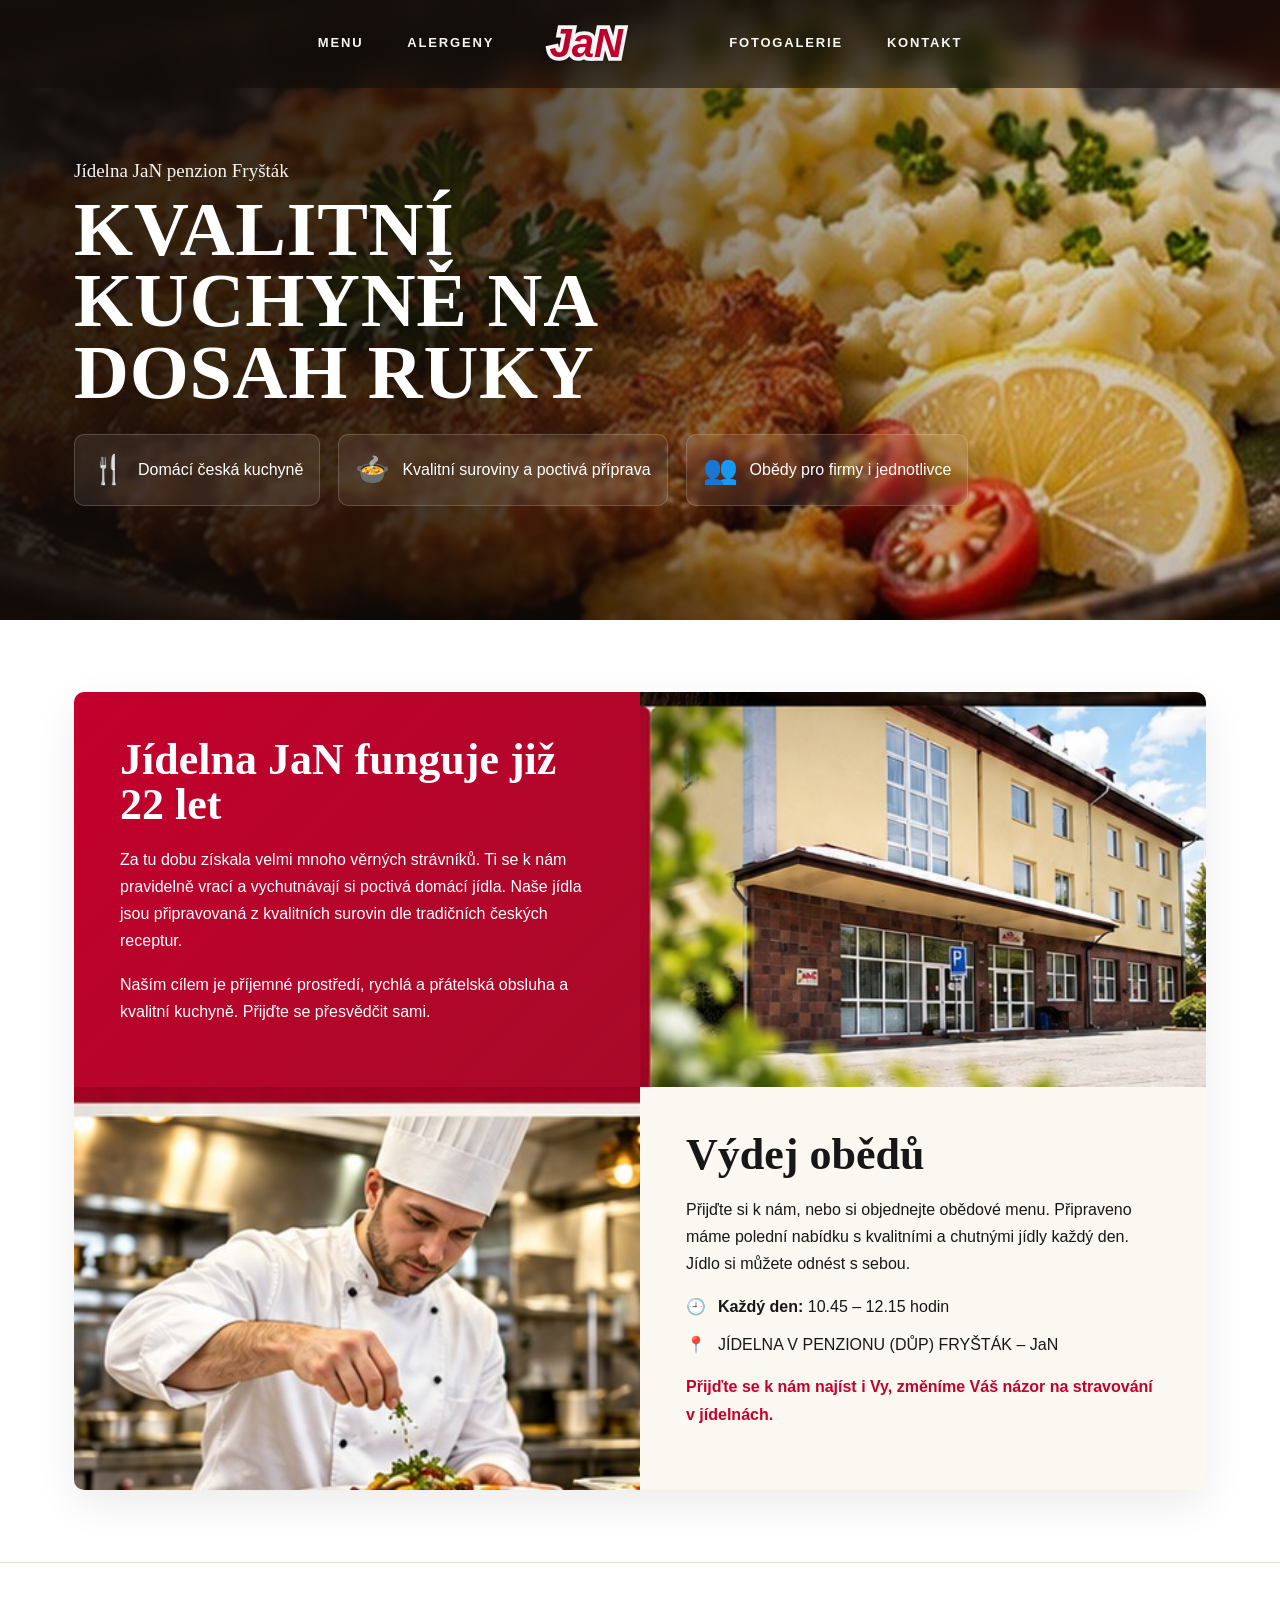
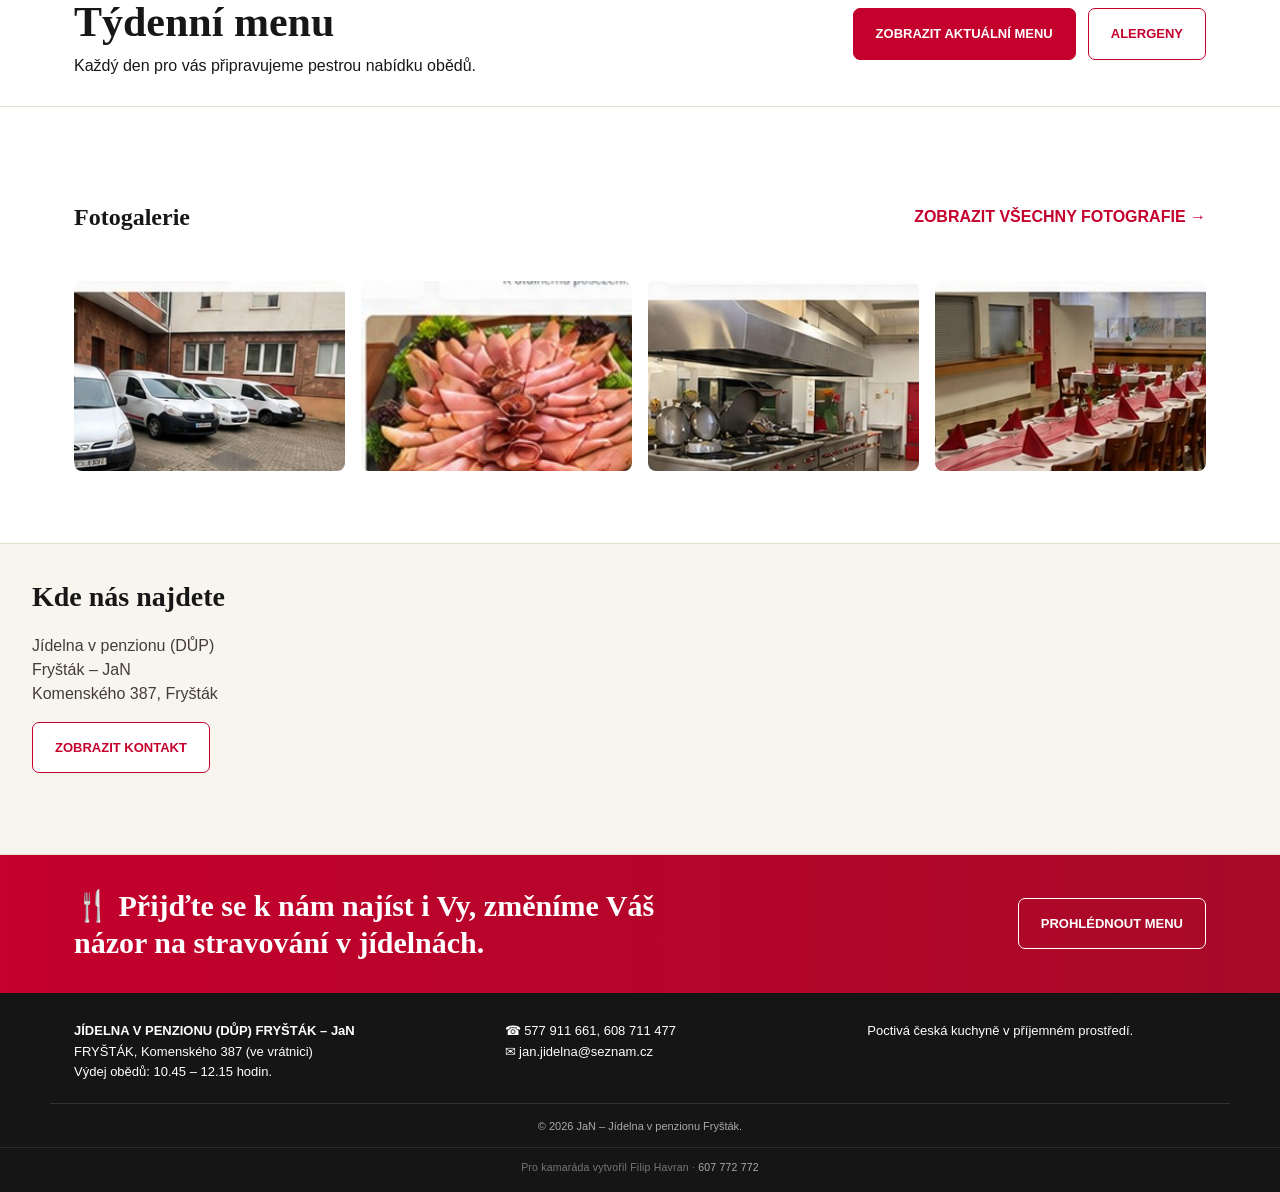
<file: index.html>
<!doctype html><html lang="cs"><head><meta charset="utf-8"><meta name="viewport" content="width=device-width,initial-scale=1"><title>Jídelna JaN Fryšták – kvalitní česká kuchyně</title><link rel="stylesheet" href="style.css"></head><body>
<header class="top"><nav class="nav wrap"><a href="menu.html">MENU</a><a href="alergeny.html">ALERGENY</a><a class="brand" href="index.html" aria-label="JaN – domů"><img src="logo-jan-original.svg" alt="JaN"></a><a href="gallery.html">FOTOGALERIE</a><a href="kontakt.html">KONTAKT</a></nav></header>
<section class="hero"><img class="bg" src="hero-clean.jpg" alt="Poctivá česká kuchyně"><div class="wrap"><div class="eyebrow">Jídelna JaN penzion Fryšták</div><h1>Kvalitní kuchyně na dosah ruky</h1><div class="benefits"><div class="benefit"><span class="ico">🍴</span><span>Domácí česká kuchyně</span></div><div class="benefit"><span class="ico">🍲</span><span>Kvalitní suroviny a poctivá příprava</span></div><div class="benefit"><span class="ico">👥</span><span>Obědy pro firmy i jednotlivce</span></div></div></div></section>
<section class="section"><div class="wrap"><div class="split"><div class="redbox"><h2>Jídelna JaN funguje již 22 let</h2><p>Za tu dobu získala velmi mnoho věrných strávníků. Ti se k nám pravidelně vrací a vychutnávají si poctivá domácí jídla. Naše jídla jsou připravovaná z kvalitních surovin dle tradičních českých receptur.</p><p>Naším cílem je příjemné prostředí, rychlá a přátelská obsluha a kvalitní kuchyně. Přijďte se přesvědčit sami.</p></div><img class="photo" src="building.jpg" alt="Jídelna JaN Fryšták"><img class="photo" src="chef.jpg" alt="Kuchař při přípravě jídla"><div class="lightbox"><h2>Výdej obědů</h2><p>Přijďte si k nám, nebo si objednejte obědové menu. Připraveno máme polední nabídku s kvalitními a chutnými jídly každý den. Jídlo si můžete odnést s sebou.</p><div class="meta"><div class="meta-row"><span>🕘</span><div><b>Každý den:</b> 10.45 – 12.15 hodin</div></div><div class="meta-row"><span>📍</span><div>JÍDELNA V PENZIONU (DŮP) FRYŠTÁK – JaN</div></div></div><p class="accent">Přijďte se k nám najíst i Vy, změníme Váš názor na stravování v jídelnách.</p></div></div></div></section>
<section class="bar"><div class="wrap barflex"><div><h2>Týdenní menu</h2><div>Každý den pro vás připravujeme pestrou nabídku obědů.</div></div><div class="buttons"><a class="btn primary" href="menu.html">Zobrazit aktuální menu</a><a class="btn" href="alergeny.html">Alergeny</a></div></div></section>
<section class="section"><div class="wrap"><div class="barflex"><h2>Fotogalerie</h2><a class="accent" href="gallery.html">ZOBRAZIT VŠECHNY FOTOGRAFIE →</a></div><div class="gallery-row"><img src="dining.jpg" alt="Jídelna"><img src="platter.jpg" alt="Studená mísa"><img src="kitchen.jpg" alt="Kuchyně"><img src="dining3.jpg" alt="Prostřené stoly"></div></div></section>
<section class="location"><div class="loc-copy"><h3>Kde nás najdete</h3><p>Jídelna v penzionu (DŮP)<br>Fryšták – JaN<br>Komenského 387, Fryšták</p><a class="btn" href="kontakt.html">Zobrazit kontakt</a></div><iframe class="map-embed" title="Mapa Jídelna JaN Fryšták" loading="lazy" src="https://www.google.com/maps?q=Komensk%C3%A9ho+387+Fry%C5%A1t%C3%A1k&z=15&output=embed"></iframe></section>
<section class="cta"><div class="wrap"><strong>🍴 Přijďte se k nám najíst i Vy, změníme Váš názor na stravování v jídelnách.</strong><a class="btn" style="border-color:#fff;color:#fff;background:transparent" href="menu.html">Prohlédnout menu</a></div></section>
<footer class="footer"><div class="wrap footgrid"><div><b>JÍDELNA V PENZIONU (DŮP) FRYŠTÁK – JaN</b><br>FRYŠTÁK, Komenského 387 (ve vrátnici)<br>Výdej obědů: 10.45 – 12.15 hodin.</div><div>☎ <a class="phone-link" href="tel:+420577911661">577 911 661</a>, <a class="phone-link" href="tel:+420608711477">608 711 477</a><br>✉ jan.jidelna@seznam.cz</div><div>Poctivá česká kuchyně v příjemném prostředí.</div></div><div class="wrap copyright">© 2026 JaN – Jídelna v penzionu Fryšták.</div><div class="creator-credit">Pro kamaráda vytvořil Filip Havran · <a class="credit-phone" href="tel:+420607772772">607 772 772</a></div></footer>
</body></html>
</file>
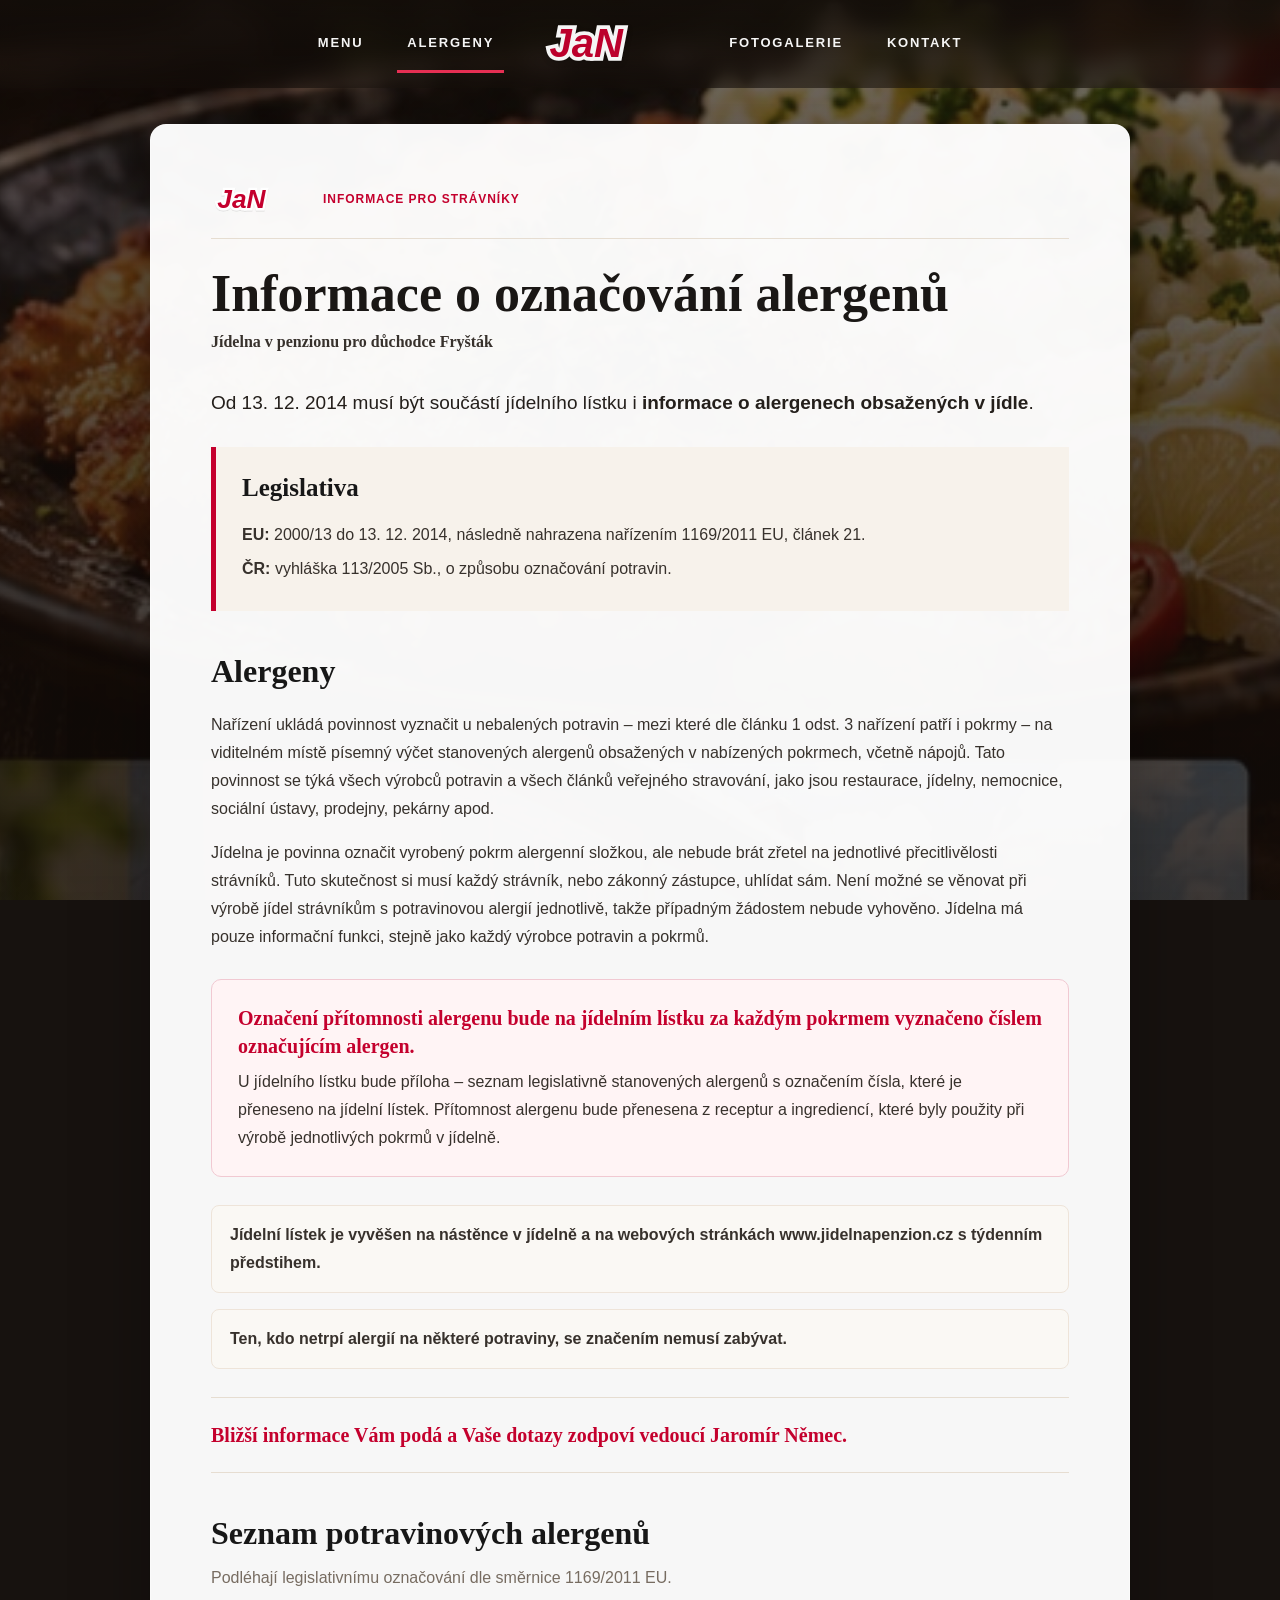
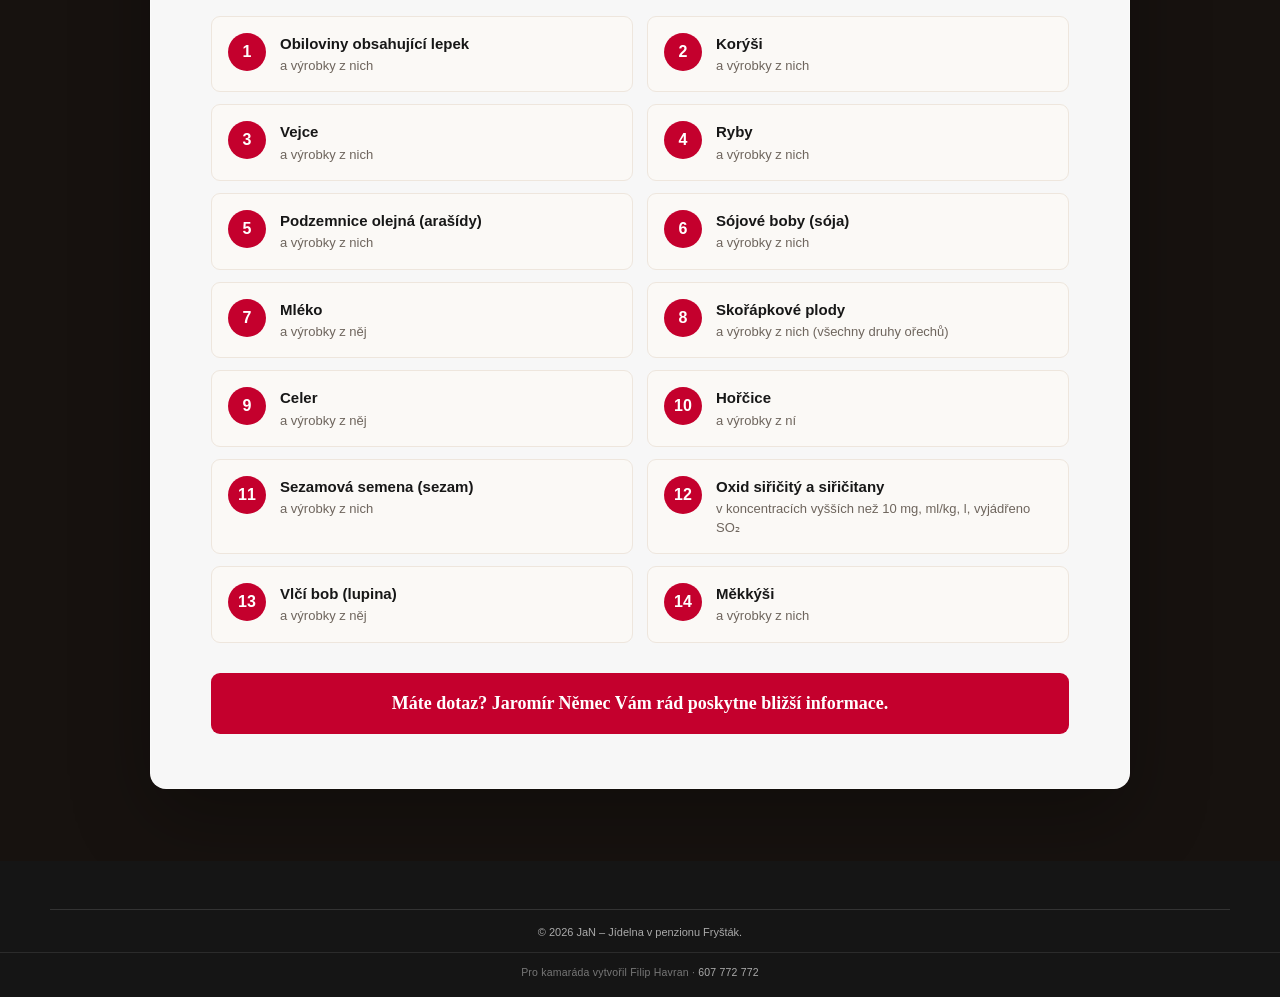
<file: alergeny.html>
<!doctype html><html lang="cs"><head><meta charset="utf-8"><meta name="viewport" content="width=device-width,initial-scale=1"><title>Alergeny | Jídelna JaN Fryšták</title><link rel="stylesheet" href="style.css"></head><body class="allergen-page">
<header class="top"><nav class="nav wrap"><a href="menu.html">MENU</a><a class="active" href="alergeny.html">ALERGENY</a><a class="brand" href="index.html" aria-label="JaN – domů"><img src="logo-jan-original.svg" alt="JaN"></a><a href="gallery.html">FOTOGALERIE</a><a href="kontakt.html">KONTAKT</a></nav></header>
<section class="allergen-hero"><img class="allergen-bg" src="hero.jpg" alt="Česká kuchyně"><div class="allergen-overlay"></div><div class="wrap allergen-shell"><article class="allergen-card">
<div class="allergen-brandline"><img src="logo-jan-original.svg" alt="JaN"><span>Informace pro strávníky</span></div>
<h1>Informace o označování alergenů</h1><p class="allergen-sub">Jídelna v penzionu pro důchodce Fryšták</p>
<p class="lead">Od 13. 12. 2014 musí být součástí jídelního lístku i <strong>informace o alergenech obsažených v jídle</strong>.</p>
<div class="law-box"><h2>Legislativa</h2><p><strong>EU:</strong> 2000/13 do 13. 12. 2014, následně nahrazena nařízením 1169/2011 EU, článek 21.</p><p><strong>ČR:</strong> vyhláška 113/2005 Sb., o způsobu označování potravin.</p></div>
<h2>Alergeny</h2>
<p>Nařízení ukládá povinnost vyznačit u nebalených potravin – mezi které dle článku 1 odst. 3 nařízení patří i pokrmy – na viditelném místě písemný výčet stanovených alergenů obsažených v nabízených pokrmech, včetně nápojů. Tato povinnost se týká všech výrobců potravin a všech článků veřejného stravování, jako jsou restaurace, jídelny, nemocnice, sociální ústavy, prodejny, pekárny apod.</p>
<p>Jídelna je povinna označit vyrobený pokrm alergenní složkou, ale nebude brát zřetel na jednotlivé přecitlivělosti strávníků. Tuto skutečnost si musí každý strávník, nebo zákonný zástupce, uhlídat sám. Není možné se věnovat při výrobě jídel strávníkům s potravinovou alergií jednotlivě, takže případným žádostem nebude vyhověno. Jídelna má pouze informační funkci, stejně jako každý výrobce potravin a pokrmů.</p>
<div class="important-box"><strong>Označení přítomnosti alergenu bude na jídelním lístku za každým pokrmem vyznačeno číslem označujícím alergen.</strong><p>U jídelního lístku bude příloha – seznam legislativně stanovených alergenů s označením čísla, které je přeneseno na jídelní lístek. Přítomnost alergenu bude přenesena z receptur a ingrediencí, které byly použity při výrobě jednotlivých pokrmů v jídelně.</p></div>
<p class="notice"><strong>Jídelní lístek je vyvěšen na nástěnce v jídelně a na webových stránkách www.jidelnapenzion.cz s týdenním předstihem.</strong></p>
<p class="notice"><strong>Ten, kdo netrpí alergií na některé potraviny, se značením nemusí zabývat.</strong></p>
<p class="manager"><strong>Bližší informace Vám podá a Vaše dotazy zodpoví vedoucí Jaromír Němec.</strong></p>
<h2>Seznam potravinových alergenů</h2><p class="allergen-note">Podléhají legislativnímu označování dle směrnice 1169/2011 EU.</p>
<ol class="allergen-list">
<li><span>1</span><div><b>Obiloviny obsahující lepek</b><small>a výrobky z nich</small></div></li>
<li><span>2</span><div><b>Korýši</b><small>a výrobky z nich</small></div></li>
<li><span>3</span><div><b>Vejce</b><small>a výrobky z nich</small></div></li>
<li><span>4</span><div><b>Ryby</b><small>a výrobky z nich</small></div></li>
<li><span>5</span><div><b>Podzemnice olejná (arašídy)</b><small>a výrobky z nich</small></div></li>
<li><span>6</span><div><b>Sójové boby (sója)</b><small>a výrobky z nich</small></div></li>
<li><span>7</span><div><b>Mléko</b><small>a výrobky z něj</small></div></li>
<li><span>8</span><div><b>Skořápkové plody</b><small>a výrobky z nich (všechny druhy ořechů)</small></div></li>
<li><span>9</span><div><b>Celer</b><small>a výrobky z něj</small></div></li>
<li><span>10</span><div><b>Hořčice</b><small>a výrobky z ní</small></div></li>
<li><span>11</span><div><b>Sezamová semena (sezam)</b><small>a výrobky z nich</small></div></li>
<li><span>12</span><div><b>Oxid siřičitý a siřičitany</b><small>v koncentracích vyšších než 10 mg, ml/kg, l, vyjádřeno SO₂</small></div></li>
<li><span>13</span><div><b>Vlčí bob (lupina)</b><small>a výrobky z něj</small></div></li>
<li><span>14</span><div><b>Měkkýši</b><small>a výrobky z nich</small></div></li>
</ol>
<div class="allergen-footer-note">Máte dotaz? <strong>Jaromír Němec</strong> Vám rád poskytne bližší informace.</div>
</article></div></section>
<footer class="footer"><div class="wrap copyright">© 2026 JaN – Jídelna v penzionu Fryšták.</div><div class="creator-credit">Pro kamaráda vytvořil Filip Havran · <a class="credit-phone" href="tel:+420607772772">607 772 772</a></div></footer></body></html>
</file>
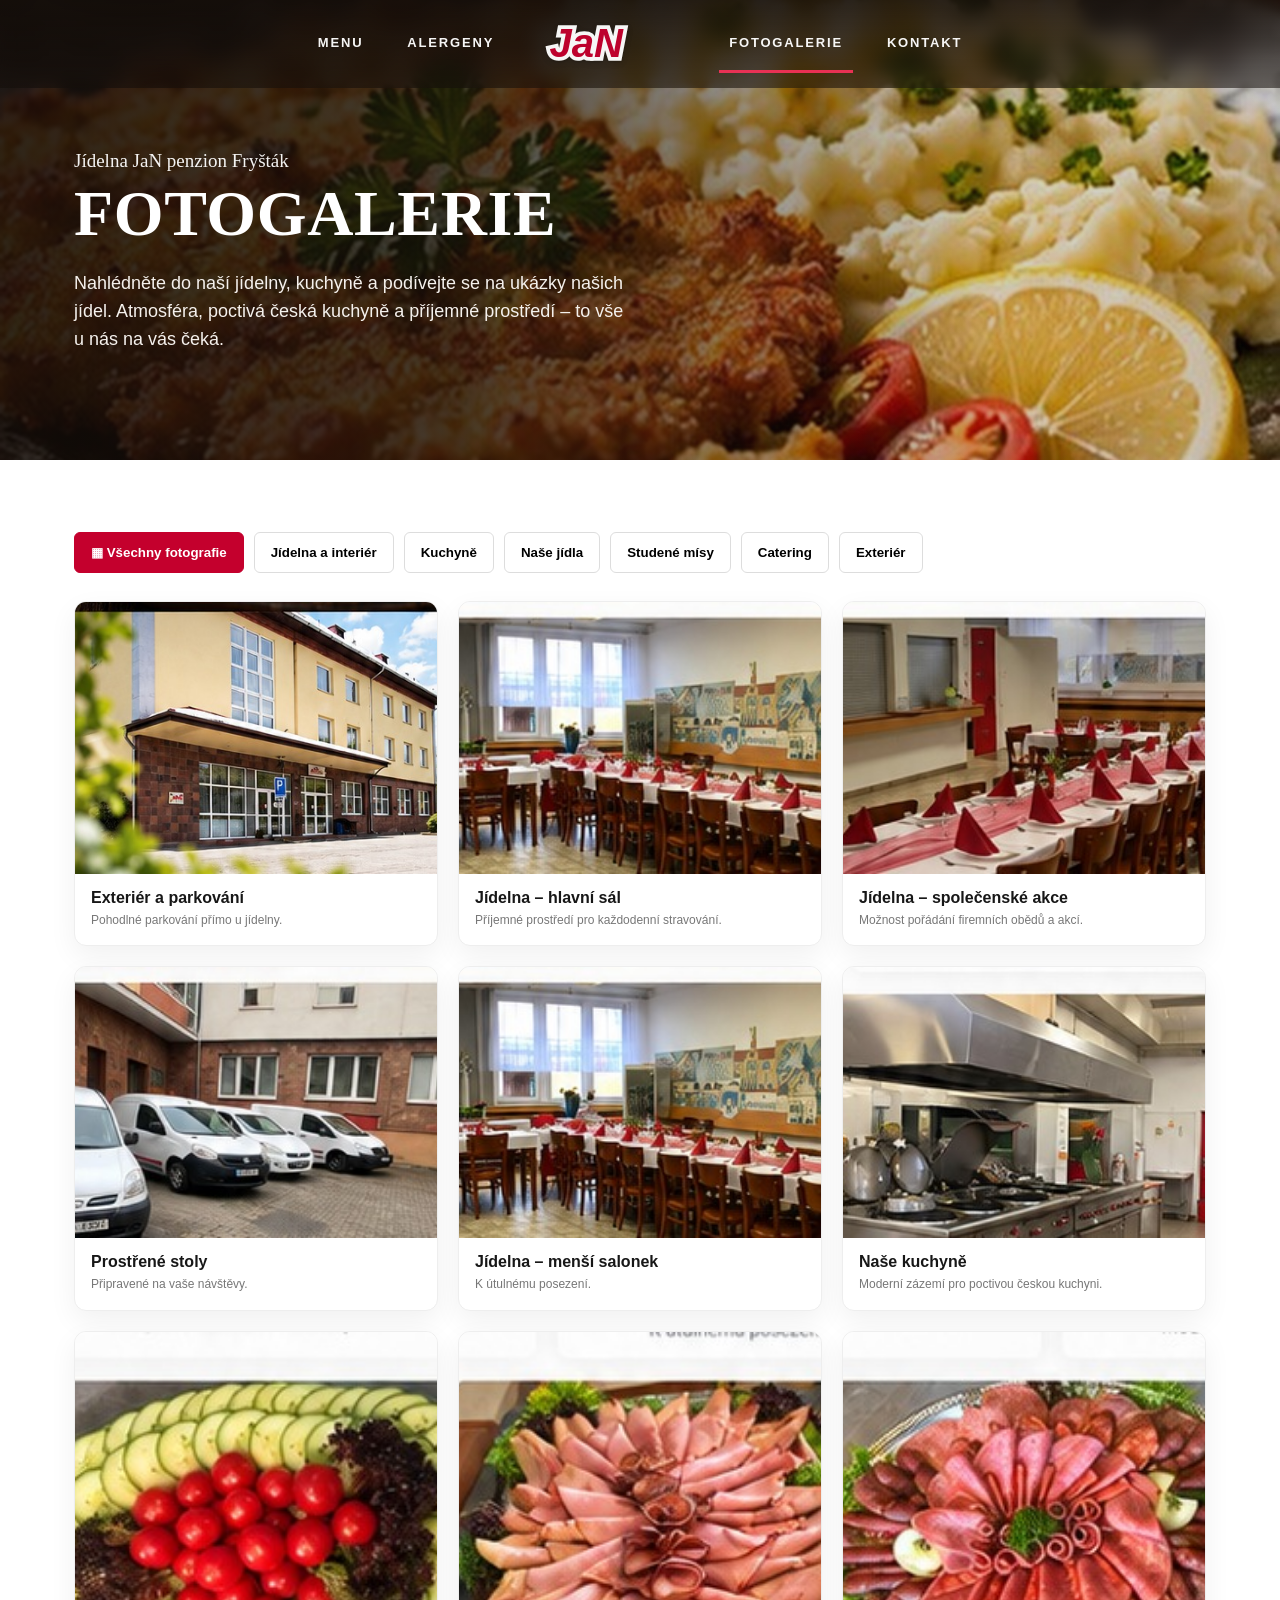
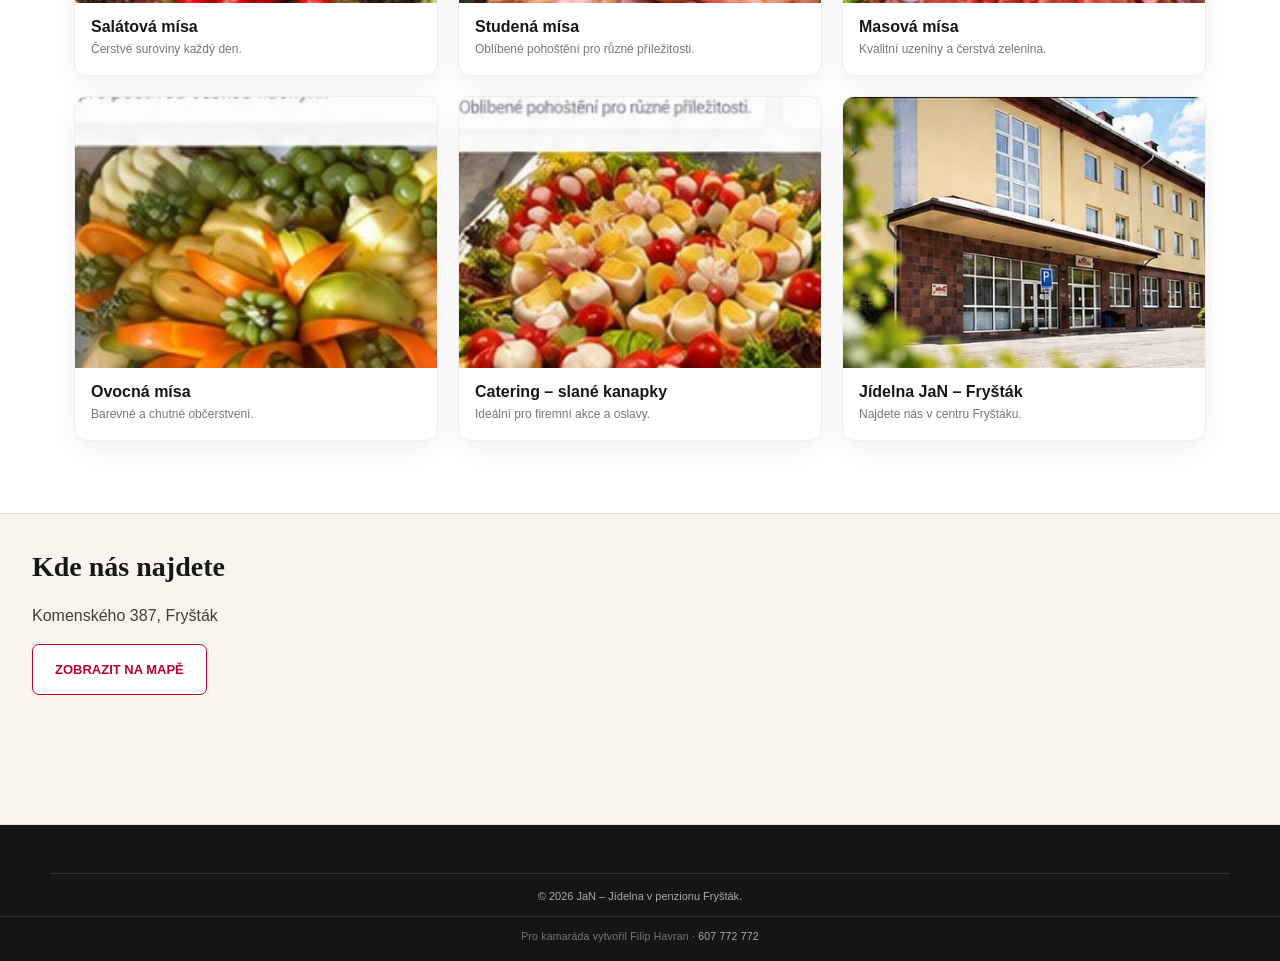
<file: gallery.html>
<!doctype html><html lang="cs"><head><meta charset="utf-8"><meta name="viewport" content="width=device-width,initial-scale=1"><title>Fotogalerie | JaN Fryšták</title><link rel="stylesheet" href="style.css"></head><body>
<header class="top"><nav class="nav wrap"><a href="menu.html">MENU</a><a href="alergeny.html">ALERGENY</a><a class="brand" href="index.html" aria-label="JaN – domů"><img src="logo-jan-original.svg" alt="JaN"></a><a class="active" href="gallery.html">FOTOGALERIE</a><a href="kontakt.html">KONTAKT</a></nav></header>
<section class="hero pagehero"><img class="bg" src="hero-clean.jpg" alt="Fotogalerie"><div class="wrap"><div class="eyebrow">Jídelna JaN penzion Fryšták</div><h1>Fotogalerie</h1><p>Nahlédněte do naší jídelny, kuchyně a podívejte se na ukázky našich jídel. Atmosféra, poctivá česká kuchyně a příjemné prostředí – to vše u nás na vás čeká.</p></div></section>
<section class="section"><div class="wrap"><div class="filterbar"><button>▦ Všechny fotografie</button><button>Jídelna a interiér</button><button>Kuchyně</button><button>Naše jídla</button><button>Studené mísy</button><button>Catering</button><button>Exteriér</button></div><div class="gridgallery">
<div class="gcard"><img src="building.jpg" style="object-fit:cover;object-position:center 58%;"><div class="cap"><b>Exteriér a parkování</b><span>Pohodlné parkování přímo u jídelny.</span></div></div><div class="gcard"><img src="dining2.jpg"><div class="cap"><b>Jídelna – hlavní sál</b><span>Příjemné prostředí pro každodenní stravování.</span></div></div><div class="gcard"><img src="dining3.jpg"><div class="cap"><b>Jídelna – společenské akce</b><span>Možnost pořádání firemních obědů a akcí.</span></div></div><div class="gcard"><img src="dining.jpg" style="object-fit:cover;object-position:center 62%;"><div class="cap"><b>Prostřené stoly</b><span>Připravené na vaše návštěvy.</span></div></div><div class="gcard"><img src="dining2.jpg"><div class="cap"><b>Jídelna – menší salonek</b><span>K útulnému posezení.</span></div></div><div class="gcard"><img src="kitchen.jpg"><div class="cap"><b>Naše kuchyně</b><span>Moderní zázemí pro poctivou českou kuchyni.</span></div></div><div class="gcard"><img src="salad.jpg"><div class="cap"><b>Salátová mísa</b><span>Čerstvé suroviny každý den.</span></div></div><div class="gcard"><img src="platter.jpg" style="object-fit:cover;object-position:center 42%;"><div class="cap"><b>Studená mísa</b><span>Oblíbené pohoštění pro různé příležitosti.</span></div></div><div class="gcard"><img src="meat.jpg"><div class="cap"><b>Masová mísa</b><span>Kvalitní uzeniny a čerstvá zelenina.</span></div></div><div class="gcard"><img src="fruit.jpg" style="object-fit:cover;object-position:center 46%;"><div class="cap"><b>Ovocná mísa</b><span>Barevné a chutné občerstvení.</span></div></div><div class="gcard"><img src="canape.jpg" style="object-fit:cover;object-position:center 48%;"><div class="cap"><b>Catering – slané kanapky</b><span>Ideální pro firemní akce a oslavy.</span></div></div><div class="gcard"><img src="[data-uri]"><div class="cap"><b>Jídelna JaN – Fryšták</b><span>Najdete nás v centru Fryštáku.</span></div></div></div></div></section><section class="location"><div class="loc-copy"><h3>Kde nás najdete</h3><p>Komenského 387, Fryšták</p><a class="btn" href="kontakt.html">Zobrazit na mapě</a></div><iframe class="map-embed" title="Mapa Jídelna JaN Fryšták" loading="lazy" src="https://www.google.com/maps?q=Komensk%C3%A9ho+387+Fry%C5%A1t%C3%A1k&z=15&output=embed"></iframe></section><footer class="footer"><div class="wrap copyright">© 2026 JaN – Jídelna v penzionu Fryšták.</div><div class="creator-credit">Pro kamaráda vytvořil Filip Havran · <a class="credit-phone" href="tel:+420607772772">607 772 772</a></div></footer></body></html>
</file>
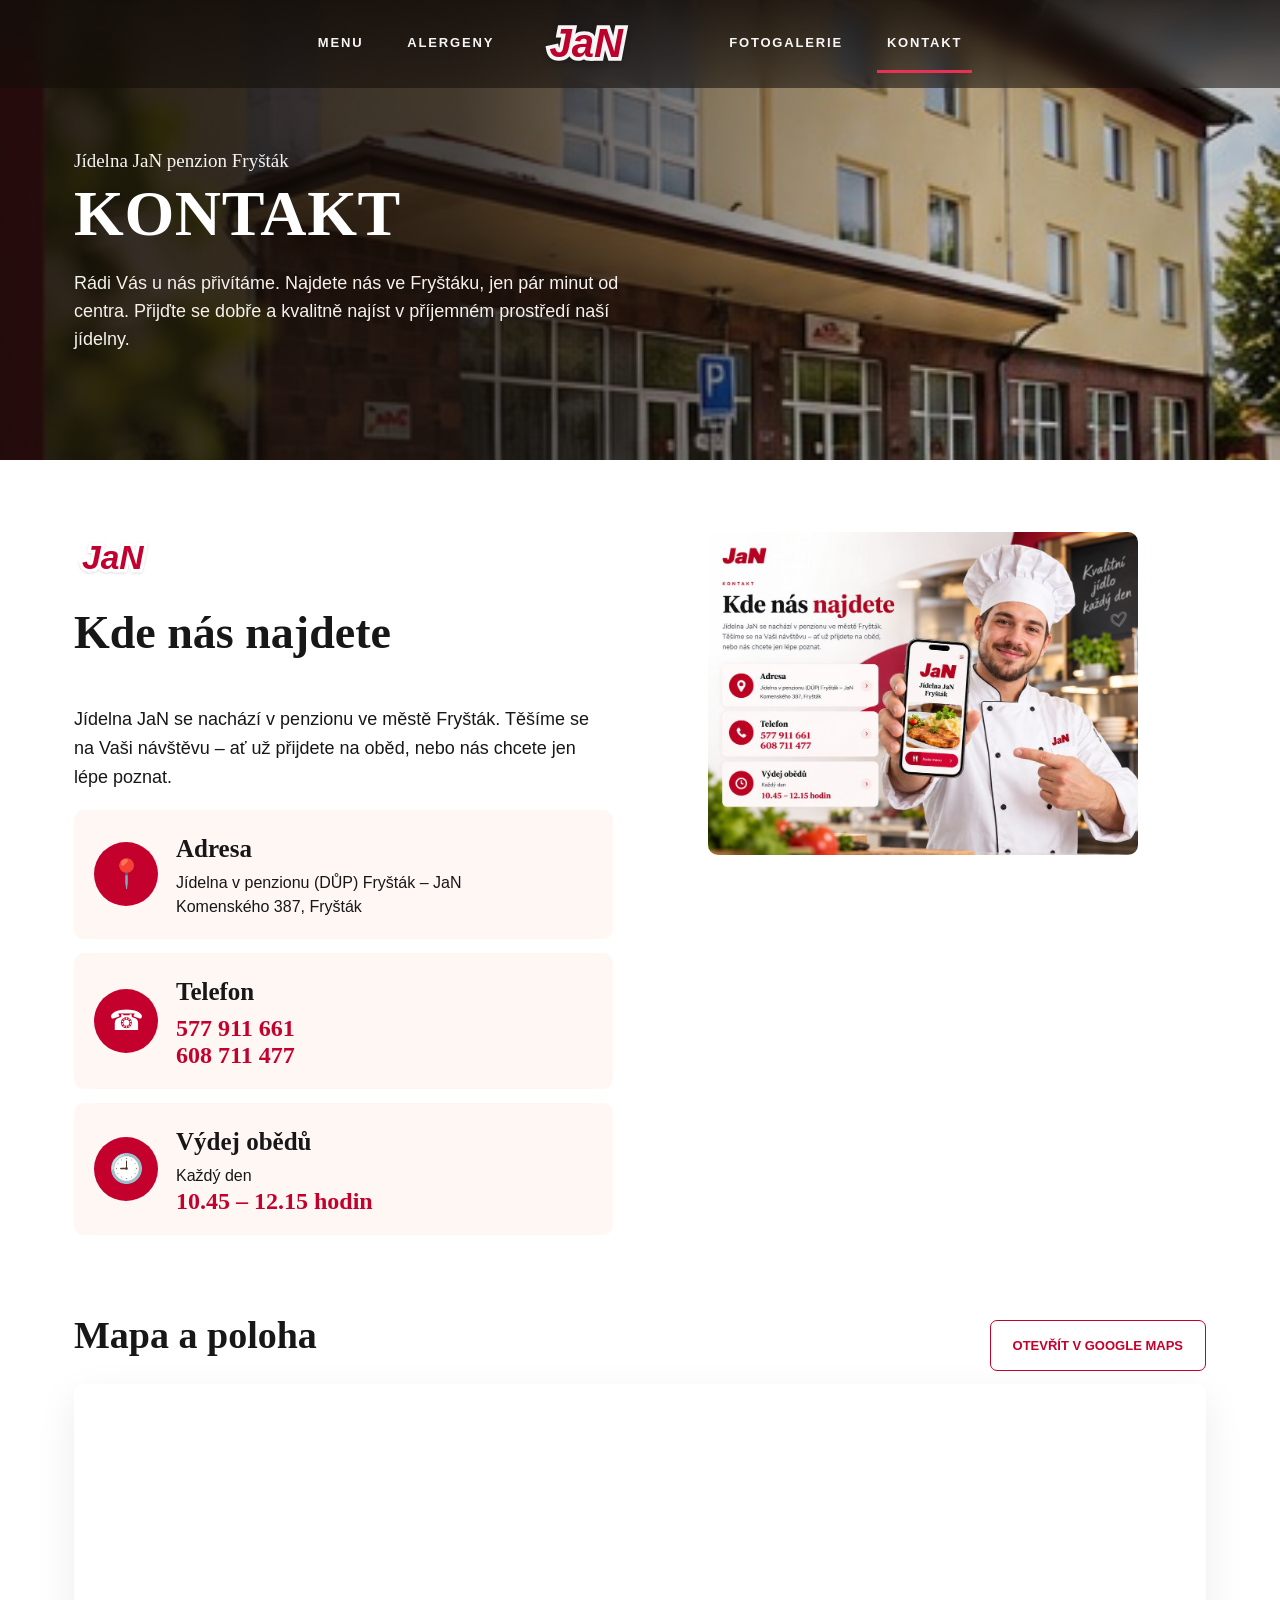
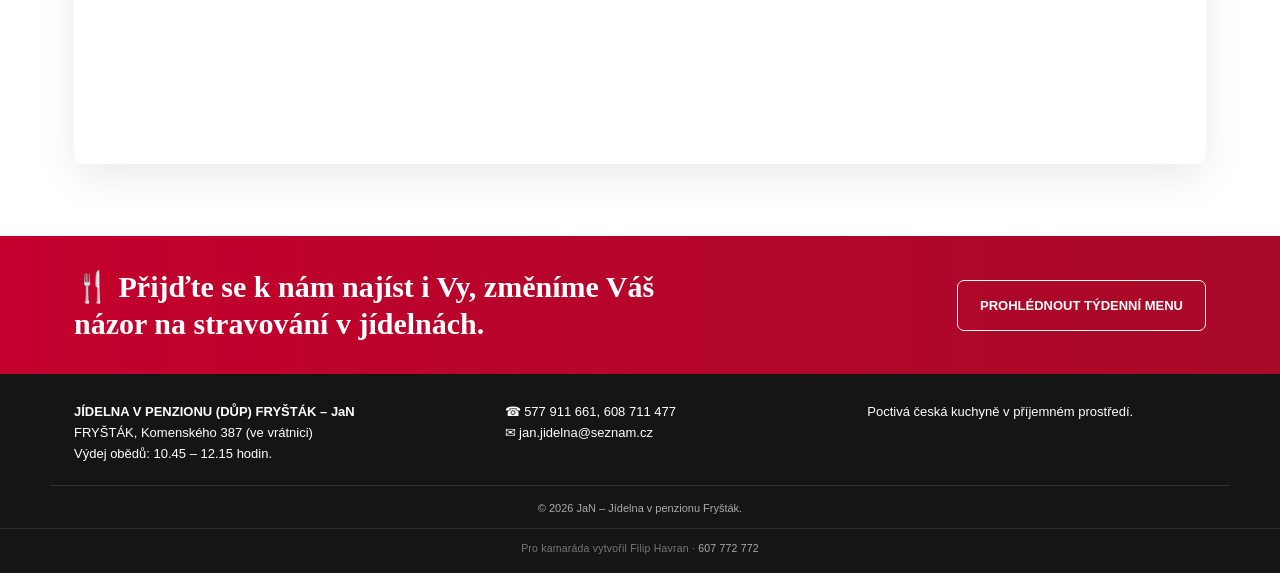
<file: kontakt.html>
<!doctype html><html lang="cs"><head><meta charset="utf-8"><meta name="viewport" content="width=device-width,initial-scale=1"><title>Kontakt | JaN Fryšták</title><link rel="stylesheet" href="style.css"></head><body>
<header class="top"><nav class="nav wrap"><a href="menu.html">MENU</a><a href="alergeny.html">ALERGENY</a><a class="brand" href="index.html" aria-label="JaN – domů"><img src="logo-jan-original.svg" alt="JaN"></a><a href="gallery.html">FOTOGALERIE</a><a class="active" href="kontakt.html">KONTAKT</a></nav></header>
<section class="hero pagehero"><img class="bg" src="building.jpg" alt="Kontakt Jídelna JaN"><div class="wrap"><div class="eyebrow">Jídelna JaN penzion Fryšták</div><h1>Kontakt</h1><p>Rádi Vás u nás přivítáme. Najdete nás ve Fryštáku, jen pár minut od centra. Přijďte se dobře a kvalitně najíst v příjemném prostředí naší jídelny.</p></div></section>
<section class="section"><div class="wrap"><div class="contactgrid"><div><img class="contact-logo" src="logo-jan-original.svg" alt="JaN"><h2 style="font-size:46px;margin-top:0">Kde nás najdete</h2><p style="font-size:18px;line-height:1.6">Jídelna JaN se nachází v penzionu ve městě Fryšták. Těšíme se na Vaši návštěvu – ať už přijdete na oběd, nebo nás chcete jen lépe poznat.</p><div class="contactcards"><div class="contactcard"><div class="circle">📍</div><div><h3>Adresa</h3>Jídelna v penzionu (DŮP) Fryšták – JaN<br>Komenského 387, Fryšták</div></div><div class="contactcard"><div class="circle">☎</div><div><h3>Telefon</h3><div class="big"><a class="phone-link" href="tel:+420577911661">577 911 661</a><br><a class="phone-link" href="tel:+420608711477">608 711 477</a></div></div></div><div class="contactcard"><div class="circle">🕘</div><div><h3>Výdej obědů</h3>Každý den<div class="big">10.45 – 12.15 hodin</div></div></div></div></div><img class="contact-building" style="width:100%;max-width:430px;height:auto!important;max-height:430px;object-fit:contain;justify-self:center;align-self:start;margin:0 auto;" src="[data-uri]" alt="Kuchař s aplikací JaN"></div></div></section>
<section class="section map-section" style="padding-top:0"><div class="wrap"><div class="barflex"><h2>Mapa a poloha</h2><a class="btn" href="https://www.google.com/maps/search/?api=1&query=Komensk%C3%A9ho+387+Fry%C5%A1t%C3%A1k" target="_blank" rel="noopener">Otevřít v Google Maps</a></div><div class="fullmap-wrap"><iframe class="fullmap" title="Mapa Jídelna JaN Fryšták" loading="lazy" src="https://www.google.com/maps?q=Komensk%C3%A9ho+387+Fry%C5%A1t%C3%A1k&z=15&output=embed"></iframe></div></div></section>
<section class="cta"><div class="wrap"><strong>🍴 Přijďte se k nám najíst i Vy, změníme Váš názor na stravování v jídelnách.</strong><a class="btn" style="border-color:#fff;color:#fff;background:transparent" href="menu.html">Prohlédnout týdenní menu</a></div></section><footer class="footer"><div class="wrap footgrid"><div><b>JÍDELNA V PENZIONU (DŮP) FRYŠTÁK – JaN</b><br>FRYŠTÁK, Komenského 387 (ve vrátnici)<br>Výdej obědů: 10.45 – 12.15 hodin.</div><div>☎ <a class="phone-link" href="tel:+420577911661">577 911 661</a>, <a class="phone-link" href="tel:+420608711477">608 711 477</a><br>✉ jan.jidelna@seznam.cz</div><div>Poctivá česká kuchyně v příjemném prostředí.</div></div><div class="wrap copyright">© 2026 JaN – Jídelna v penzionu Fryšták.</div><div class="creator-credit">Pro kamaráda vytvořil Filip Havran · <a class="credit-phone" href="tel:+420607772772">607 772 772</a></div></footer></body></html>
</file>
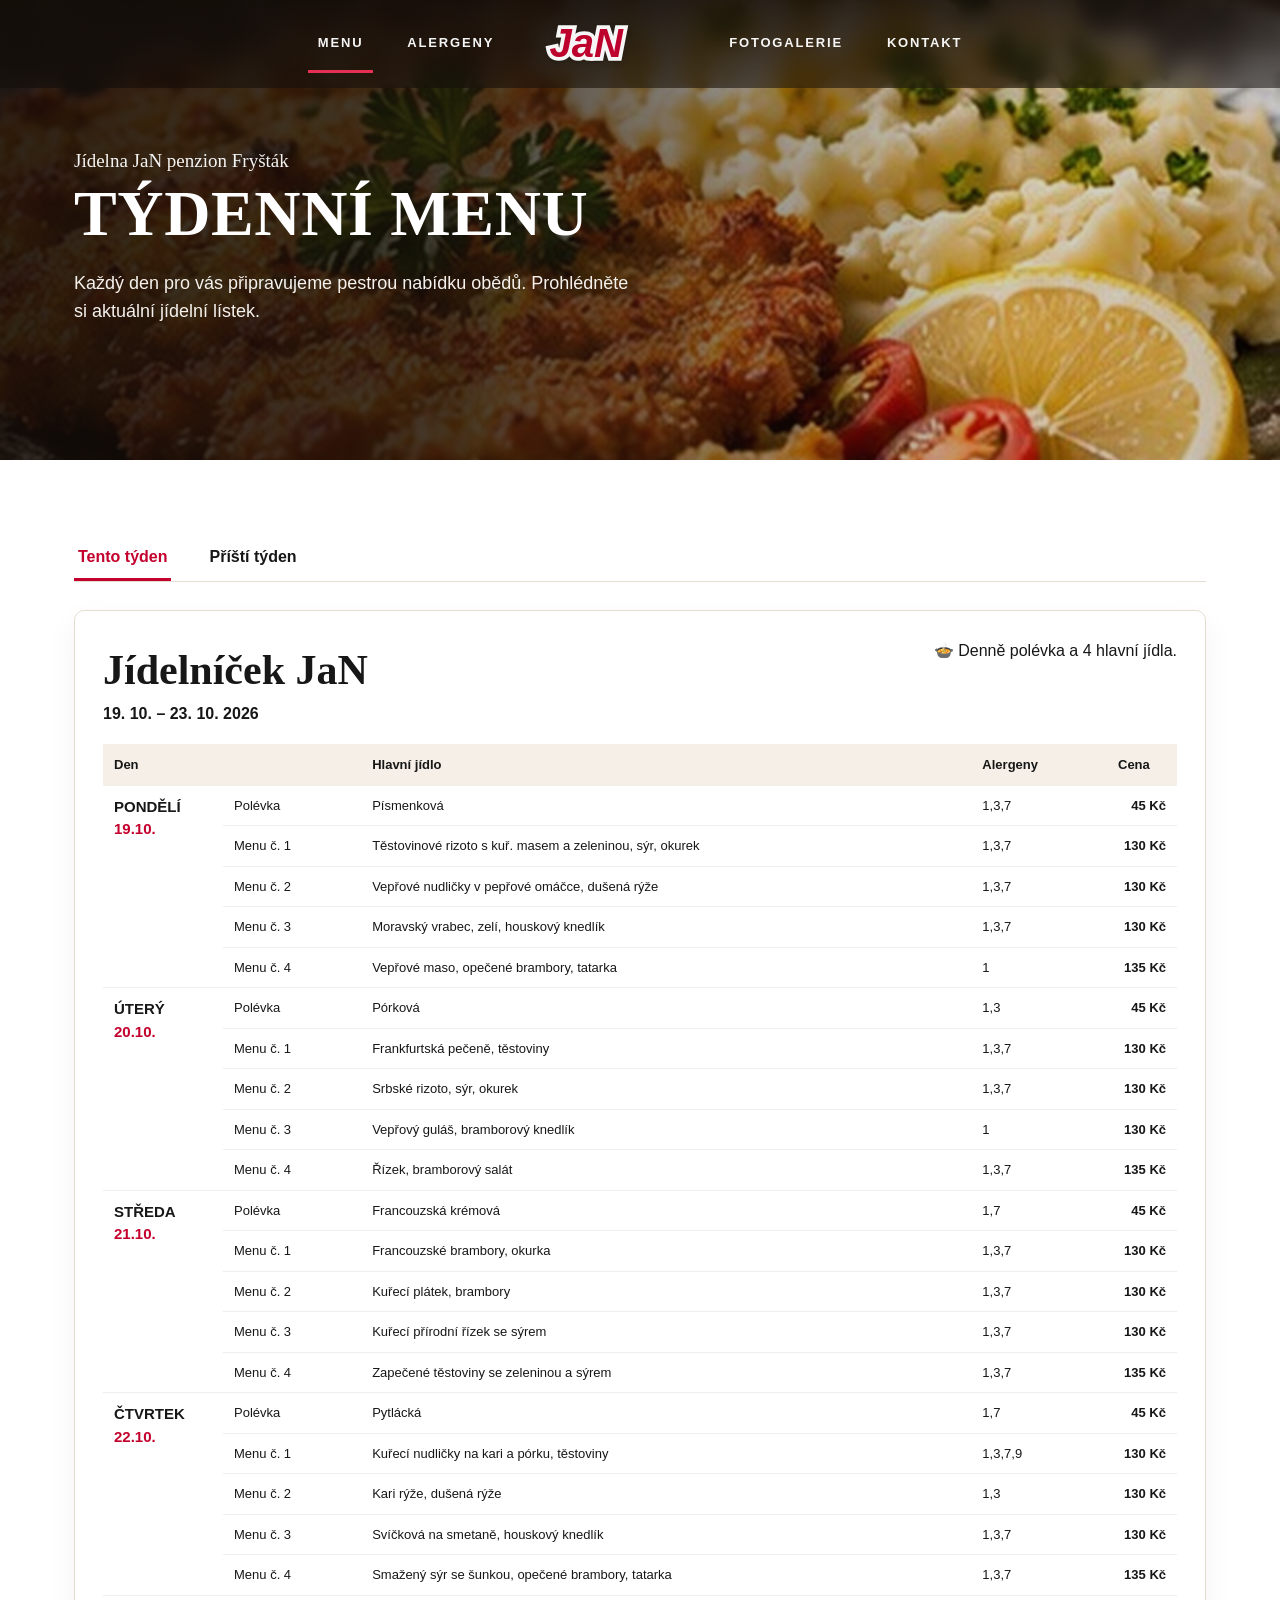
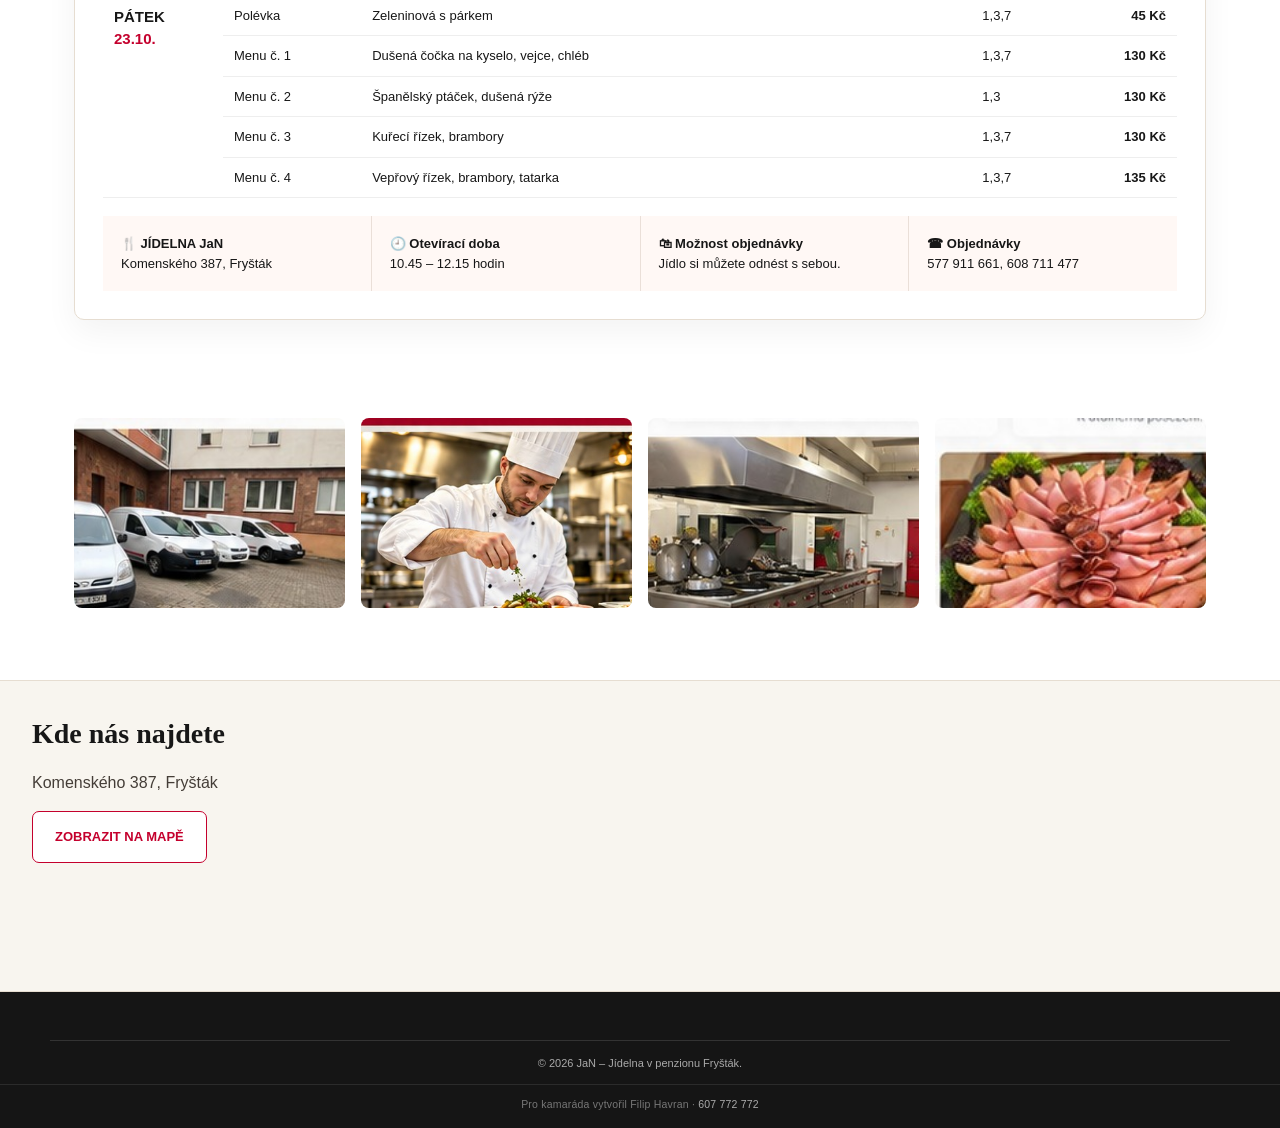
<file: menu.html>
<!doctype html><html lang="cs"><head><meta charset="utf-8"><meta name="viewport" content="width=device-width,initial-scale=1"><title>Týdenní menu | JaN Fryšták</title><link rel="stylesheet" href="style.css"></head><body>
<header class="top"><nav class="nav wrap"><a class="active" href="menu.html">MENU</a><a href="alergeny.html">ALERGENY</a><a class="brand" href="index.html" aria-label="JaN – domů"><img src="logo-jan-original.svg" alt="JaN"></a><a href="gallery.html">FOTOGALERIE</a><a href="kontakt.html">KONTAKT</a></nav></header>
<section class="hero pagehero"><img class="bg" src="hero-clean.jpg" alt="České jídlo"><div class="wrap"><div class="eyebrow">Jídelna JaN penzion Fryšták</div><h1>Týdenní menu</h1><p>Každý den pro vás připravujeme pestrou nabídku obědů. Prohlédněte si aktuální jídelní lístek.</p></div></section>
<section class="section"><div class="wrap"><div class="tabs week-tabs" role="tablist" aria-label="Týdenní menu"><button class="week-tab on" type="button" role="tab" aria-selected="true" aria-controls="week-current" data-week="week-current">Tento týden</button><button class="week-tab" type="button" role="tab" aria-selected="false" aria-controls="week-next" data-week="week-next">Příští týden</button></div><div class="menu-card week-panel is-active" id="week-current"><div class="menu-head"><div><h2>Jídelníček JaN</h2><b>19. 10. – 23. 10. 2026</b></div><div>🍲 Denně polévka a 4 hlavní jídla.</div></div><table class="menu-table"><thead><tr><th>Den</th><th></th><th>Hlavní jídlo</th><th>Alergeny</th><th>Cena</th></tr></thead><tbody>
<tr><td class="day" rowspan="5">PONDĚLÍ<br><span class="accent">19.10.</span></td><td>Polévka</td><td>Písmenková</td><td>1,3,7</td><td class="price">45 Kč</td></tr><tr><td>Menu č. 1</td><td>Těstovinové rizoto s kuř. masem a zeleninou, sýr, okurek</td><td>1,3,7</td><td class="price">130 Kč</td></tr><tr><td>Menu č. 2</td><td>Vepřové nudličky v pepřové omáčce, dušená rýže</td><td>1,3,7</td><td class="price">130 Kč</td></tr><tr><td>Menu č. 3</td><td>Moravský vrabec, zelí, houskový knedlík</td><td>1,3,7</td><td class="price">130 Kč</td></tr><tr><td>Menu č. 4</td><td>Vepřové maso, opečené brambory, tatarka</td><td>1</td><td class="price">135 Kč</td></tr>
<tr><td class="day" rowspan="5">ÚTERÝ<br><span class="accent">20.10.</span></td><td>Polévka</td><td>Pórková</td><td>1,3</td><td class="price">45 Kč</td></tr><tr><td>Menu č. 1</td><td>Frankfurtská pečeně, těstoviny</td><td>1,3,7</td><td class="price">130 Kč</td></tr><tr><td>Menu č. 2</td><td>Srbské rizoto, sýr, okurek</td><td>1,3,7</td><td class="price">130 Kč</td></tr><tr><td>Menu č. 3</td><td>Vepřový guláš, bramborový knedlík</td><td>1</td><td class="price">130 Kč</td></tr><tr><td>Menu č. 4</td><td>Řízek, bramborový salát</td><td>1,3,7</td><td class="price">135 Kč</td></tr>
<tr><td class="day" rowspan="5">STŘEDA<br><span class="accent">21.10.</span></td><td>Polévka</td><td>Francouzská krémová</td><td>1,7</td><td class="price">45 Kč</td></tr><tr><td>Menu č. 1</td><td>Francouzské brambory, okurka</td><td>1,3,7</td><td class="price">130 Kč</td></tr><tr><td>Menu č. 2</td><td>Kuřecí plátek, brambory</td><td>1,3,7</td><td class="price">130 Kč</td></tr><tr><td>Menu č. 3</td><td>Kuřecí přírodní řízek se sýrem</td><td>1,3,7</td><td class="price">130 Kč</td></tr><tr><td>Menu č. 4</td><td>Zapečené těstoviny se zeleninou a sýrem</td><td>1,3,7</td><td class="price">135 Kč</td></tr>
<tr><td class="day" rowspan="5">ČTVRTEK<br><span class="accent">22.10.</span></td><td>Polévka</td><td>Pytlácká</td><td>1,7</td><td class="price">45 Kč</td></tr><tr><td>Menu č. 1</td><td>Kuřecí nudličky na kari a pórku, těstoviny</td><td>1,3,7,9</td><td class="price">130 Kč</td></tr><tr><td>Menu č. 2</td><td>Kari rýže, dušená rýže</td><td>1,3</td><td class="price">130 Kč</td></tr><tr><td>Menu č. 3</td><td>Svíčková na smetaně, houskový knedlík</td><td>1,3,7</td><td class="price">130 Kč</td></tr><tr><td>Menu č. 4</td><td>Smažený sýr se šunkou, opečené brambory, tatarka</td><td>1,3,7</td><td class="price">135 Kč</td></tr>
<tr><td class="day" rowspan="5">PÁTEK<br><span class="accent">23.10.</span></td><td>Polévka</td><td>Zeleninová s párkem</td><td>1,3,7</td><td class="price">45 Kč</td></tr><tr><td>Menu č. 1</td><td>Dušená čočka na kyselo, vejce, chléb</td><td>1,3,7</td><td class="price">130 Kč</td></tr><tr><td>Menu č. 2</td><td>Španělský ptáček, dušená rýže</td><td>1,3</td><td class="price">130 Kč</td></tr><tr><td>Menu č. 3</td><td>Kuřecí řízek, brambory</td><td>1,3,7</td><td class="price">130 Kč</td></tr><tr><td>Menu č. 4</td><td>Vepřový řízek, brambory, tatarka</td><td>1,3,7</td><td class="price">135 Kč</td></tr></tbody></table><div id="alergeny" class="info-strip"><div><b>🍴 JÍDELNA JaN</b><br>Komenského 387, Fryšták</div><div><b>🕘 Otevírací doba</b><br>10.45 – 12.15 hodin</div><div><b>🛍 Možnost objednávky</b><br>Jídlo si můžete odnést s sebou.</div><div><b>☎ Objednávky</b><br><a class="phone-link" href="tel:+420577911661">577 911 661</a>, <a class="phone-link" href="tel:+420608711477">608 711 477</a></div></div></div><div class="menu-card week-panel" id="week-next" hidden><div class="menu-head"><div><h2>Jídelníček JaN</h2><b>26. 10. – 30. 10. 2026</b></div><div>🍲 Denně polévka a 4 hlavní jídla.</div></div><table class="menu-table"><thead><tr><th>Den</th><th></th><th>Hlavní jídlo</th><th>Alergeny</th><th>Cena</th></tr></thead><tbody>
<tr><td class="day" rowspan="5">PONDĚLÍ<br><span class="accent">26.10.</span></td><td>Polévka</td><td>Květáková</td><td></td><td class="price"></td></tr><tr><td>Menu č. 1</td><td>Kuřecí prsa v sýrové omáčce, těstoviny</td><td>1, 3, 7</td><td class="price"></td></tr><tr><td>Menu č. 2</td><td>Vepřové nudličky stroganoff, dušená rýže</td><td>1, 3, 7</td><td class="price"></td></tr><tr><td>Menu č. 3</td><td>Hamburská kýta na smetaně, houskový knedlík</td><td>1, 3, 7</td><td class="price"></td></tr><tr><td>Menu č. 4</td><td>V. panenka v pepřové omáčce, opékačky, tatarka</td><td>1</td><td class="price">135 Kč</td></tr>
<tr><td class="day" rowspan="5">ÚTERÝ<br><span class="accent">27.10.</span></td><td>Polévka</td><td>Česnekačka</td><td>1, 3</td><td class="price"></td></tr><tr><td>Menu č. 1</td><td>Bretaňské fazole, opečená klobáska, chléb</td><td>1, 3, 7</td><td class="price"></td></tr><tr><td>Menu č. 2</td><td>Kuřecí ve smet.-špenátové omáčce, těstoviny</td><td>1, 3, 7</td><td class="price"></td></tr><tr><td>Menu č. 3</td><td>Pečeně po maďarsku, dušená rýže</td><td>1</td><td class="price"></td></tr><tr><td>Menu č. 4</td><td>Smažený kuřecí řízek (150g), bramborový salát</td><td>1, 3, 7</td><td class="price">135 Kč</td></tr>
<tr><td class="day" rowspan="5">STŘEDA<br><span class="accent">28.10.</span></td><td>Polévka</td><td><strong>STÁTNÍ SVÁTEK</strong></td><td></td><td class="price"></td></tr><tr><td>Menu č. 1</td><td>nevaří se</td><td></td><td class="price"></td></tr><tr><td>Menu č. 2</td><td>nevaří se</td><td></td><td class="price"></td></tr><tr><td>Menu č. 3</td><td>nevaří se</td><td></td><td class="price"></td></tr><tr><td>Menu č. 4</td><td>nevaří se</td><td></td><td class="price"></td></tr>
<tr><td class="day" rowspan="5">ČTVRTEK<br><span class="accent">29.10.</span></td><td>Polévka</td><td>Jarní zeleninová</td><td>1</td><td class="price"></td></tr><tr><td>Menu č. 1</td><td>Toskánské špagety s v. masem, sýr</td><td>1, 3, 7, 9</td><td class="price"></td></tr><tr><td>Menu č. 2</td><td>V. žebírko na slanině, dušená rýže</td><td>1, 3</td><td class="price"></td></tr><tr><td>Menu č. 3</td><td>Plň. bramborový knedlík uzeným, zelí</td><td>1, 3, 7</td><td class="price"></td></tr><tr><td>Menu č. 4</td><td>Smažené rybí filé, brambory, tatarka</td><td>1, 3, 7, 9</td><td class="price">135 Kč</td></tr>
<tr><td class="day" rowspan="5">PÁTEK<br><span class="accent">30.10.</span></td><td>Polévka</td><td>Špenátová</td><td>1, 3, 7</td><td class="price"></td></tr><tr><td>Menu č. 1</td><td>Guláš s hlívy ústřičné, chléb</td><td>1, 3, 7</td><td class="price"></td></tr><tr><td>Menu č. 2</td><td>Kuřecí na zelenině wok, rýže</td><td>1, 3</td><td class="price"></td></tr><tr><td>Menu č. 3</td><td>Vepřový smažený řízek, brambory</td><td>1, 3, 7</td><td class="price"></td></tr><tr><td>Menu č. 4</td><td>Steak s krkovice, opékačky, tatarka</td><td>1, 3, 7</td><td class="price">135 Kč</td></tr>
</tbody></table><div class="info-strip"><div><b>🍴 JÍDELNA JaN</b><br>Komenského 381, Fryšták</div><div><b>☎ Objednávky</b><br><a class="phone-link" href="tel:+420577911661">577 911 661</a>, <a class="phone-link" href="tel:+420608711477">608 711 477</a></div><div><b>✉ E-mail</b><br><a href="mailto:jan.jidelna@seznam.cz">jan.jidelna@seznam.cz</a></div><div><b>Upozornění</b><br>Změna jídel vyhrazena · URČENO K OKAMŽITÉ SPOTŘEBĚ</div></div></div></section>
<section class="section" style="padding-top:0"><div class="wrap"><div class="gallery-row"><img src="dining.jpg"><img src="chef.jpg"><img src="kitchen.jpg"><img src="platter.jpg"></div></div></section><section class="location"><div class="loc-copy"><h3>Kde nás najdete</h3><p>Komenského 387, Fryšták</p><a class="btn" href="kontakt.html">Zobrazit na mapě</a></div><iframe class="map-embed" title="Mapa Jídelna JaN Fryšták" loading="lazy" src="https://www.google.com/maps?q=Komensk%C3%A9ho+387+Fry%C5%A1t%C3%A1k&z=15&output=embed"></iframe></section><footer class="footer"><div class="wrap copyright">© 2026 JaN – Jídelna v penzionu Fryšták.</div><div class="creator-credit">Pro kamaráda vytvořil Filip Havran · <a class="credit-phone" href="tel:+420607772772">607 772 772</a></div></footer><script>
(function(){
  const tabs=[...document.querySelectorAll('.week-tab')];
  const panels=[...document.querySelectorAll('.week-panel')];
  tabs.forEach(tab=>tab.addEventListener('click',()=>{
    tabs.forEach(t=>{t.classList.remove('on');t.setAttribute('aria-selected','false')});
    panels.forEach(p=>{p.hidden=true;p.classList.remove('is-active')});
    tab.classList.add('on');tab.setAttribute('aria-selected','true');
    const panel=document.getElementById(tab.dataset.week);
    panel.hidden=false;panel.classList.add('is-active');
  }));
})();
</script></body></html>
</file>
<file: style.css>
:root{--red:#c4002d;--red-dark:#a80a28;--ink:#171717;--soft:#f7f3ed;--line:#e6ddd1;--muted:#6b6258;--shadow:0 14px 40px rgba(0,0,0,.08)}
*{box-sizing:border-box}html{scroll-behavior:smooth}body{margin:0;font-family:Arial,Helvetica,sans-serif;color:var(--ink);background:#fff;line-height:1.5}a{text-decoration:none;color:inherit}img{display:block;max-width:100%}
.wrap{max-width:1180px;margin:auto;padding:0 24px}.serif,h1,h2,h3{font-family:Georgia,"Times New Roman",serif}
.top{position:fixed;inset:0 0 auto 0;z-index:100;background:linear-gradient(180deg,rgba(20,14,10,.86),rgba(20,14,10,.56));backdrop-filter:blur(10px)}
.nav{min-height:88px;display:flex;align-items:center;justify-content:center;gap:24px;font-size:13px;font-weight:800;letter-spacing:.14em;text-transform:uppercase}
.nav a{padding:18px 10px;opacity:.96;border-bottom:3px solid transparent;transition:.2s ease}.nav a:hover,.nav a.active{border-color:#ef3157}.nav .brand{padding:8px 12px;border:0;flex:0 0 auto}.nav .brand img{height:62px;width:auto;filter:drop-shadow(0 2px 3px rgba(0,0,0,.18))}
.hero{position:relative;overflow:hidden;background:#1e1611;color:#fff;min-height:620px}.hero.pagehero{min-height:460px}.hero img.bg{position:absolute;inset:0; width:100%; height:100%; object-fit:cover}.hero:before{content:'';position:absolute;inset:0;background:linear-gradient(90deg,rgba(18,12,8,.88) 0%,rgba(18,12,8,.78) 36%,rgba(18,12,8,.42) 60%,rgba(18,12,8,.18) 78%,rgba(18,12,8,.22) 100%);z-index:1}.hero .wrap{position:relative;z-index:2;padding-top:160px;padding-bottom:78px}.eyebrow{font:400 19px Georgia,serif;margin-bottom:12px;opacity:.95}.hero h1{font-size:76px;line-height:.94;max-width:760px;margin:0 0 26px;font-weight:800;text-transform:uppercase;letter-spacing:.01em}.hero p{max-width:560px;font-size:18px;line-height:1.55;color:#f5f1ed}
.benefits{display:flex;gap:18px;flex-wrap:wrap;margin-top:24px}.benefit{display:flex;align-items:center;gap:12px;padding:14px 16px;border:1px solid rgba(255,255,255,.18);background:rgba(255,255,255,.08);backdrop-filter:blur(3px);border-radius:10px}.benefit .ico{font-size:28px}
.section{padding:72px 0}.split{display:grid;grid-template-columns:1fr 1fr;box-shadow:var(--shadow);border-radius:10px;overflow:hidden}.redbox{background:linear-gradient(135deg,var(--red),var(--red-dark));color:#fff;padding:46px}.redbox h2,.lightbox h2{font-size:44px;line-height:1.02;margin:0 0 18px}.redbox p,.lightbox p{font-size:16px;line-height:1.7}.photo{width:100%;height:100%;min-height:330px;object-fit:cover}.lightbox{background:#fbf8f2;padding:46px}.meta{display:grid;gap:14px;margin-top:18px}.meta-row{display:flex;gap:12px;align-items:flex-start}.accent{color:var(--red);font-weight:800}
.bar{border-top:1px solid var(--line);border-bottom:1px solid var(--line);padding:28px 0;background:#fff}.barflex{display:flex;justify-content:space-between;gap:20px;align-items:center}.bar h2{margin:0;font-size:42px}.buttons{display:flex;gap:12px;flex-wrap:wrap}.btn{display:inline-flex;align-items:center;justify-content:center;padding:15px 22px;border-radius:7px;border:1.5px solid var(--red);font-size:13px;font-weight:800;text-transform:uppercase;color:var(--red);background:#fff;transition:.2s ease}.btn:hover{transform:translateY(-1px);box-shadow:0 10px 24px rgba(196,0,45,.12)}.btn.primary{background:var(--red);color:#fff}
.gallery-row{display:grid;grid-template-columns:repeat(4,1fr);gap:16px;margin-top:26px}.gallery-row img{height:190px;width:100%;object-fit:cover;border-radius:8px}
.location{display:grid;grid-template-columns:320px 1fr;align-items:stretch;background:#f8f5ef;border-top:1px solid var(--line);border-bottom:1px solid var(--line)}.loc-copy{padding:32px}.loc-copy h3{font-size:28px;margin:0 0 8px}.loc-copy p{color:#443d37}.map-embed{min-height:310px;width:100%;border:0;display:block}
.cta{background:linear-gradient(90deg,var(--red),var(--red-dark));color:#fff;padding:32px 0}.cta .wrap{display:flex;align-items:center;justify-content:space-between;gap:24px}.cta strong{font:700 30px/1.24 Georgia,serif;max-width:640px}
.footer{background:#151515;color:#fff;padding:28px 0 16px}.footgrid{display:grid;grid-template-columns:1.2fr 1fr 1fr;gap:24px;font-size:13px;line-height:1.6}.copyright{text-align:center;color:#aaa;font-size:11px;margin-top:20px;padding-top:14px;border-top:1px solid #333}
.pagehero .wrap{padding-top:150px;padding-bottom:62px}.pagehero h1{font-size:64px}.tabs{display:flex;gap:34px;border-bottom:1px solid var(--line);margin-bottom:28px;overflow:auto}.tabs span{padding:16px 4px 12px;font-weight:700;white-space:nowrap}.tabs .on{color:var(--red);border-bottom:3px solid var(--red)}.menu-card{border:1px solid var(--line);border-radius:10px;padding:28px;background:#fff;box-shadow:0 12px 32px rgba(0,0,0,.05)}.menu-head{display:flex;justify-content:space-between;gap:20px;align-items:flex-start;margin-bottom:18px}.menu-head h2{font-size:42px;margin:0}.menu-table{width:100%;border-collapse:collapse;font-size:13px}.menu-table th{background:#f5efe7;text-align:left;padding:11px}.menu-table td{padding:10px 11px;border-bottom:1px solid #eee;vertical-align:top}.menu-table .day{font-weight:800;font-size:15px;width:120px}.menu-table .price{text-align:right;font-weight:700;width:70px}.info-strip{display:grid;grid-template-columns:repeat(4,1fr);gap:1px;background:#eadfd8;margin-top:18px}.info-strip>div{background:#fff8f5;padding:18px;font-size:13px}.filterbar{display:flex;gap:10px;flex-wrap:wrap;margin-bottom:28px}.filterbar button{border:1px solid #ddd;background:#fff;border-radius:6px;padding:12px 16px;font-weight:700}.filterbar button:first-child{background:var(--red);color:#fff;border-color:var(--red)}.gridgallery{display:grid;grid-template-columns:repeat(3,1fr);gap:16px}.gcard{border:1px solid #eee;border-radius:10px;overflow:hidden;background:#fff;box-shadow:0 8px 24px rgba(0,0,0,.04)}.gcard img{width:100%;height:230px;object-fit:cover}.gcard .cap{padding:14px}.gcard b{display:block;margin-bottom:4px}.gcard span{font-size:12px;color:#777}.contactgrid{display:grid;grid-template-columns:1fr 1.05fr;gap:28px;align-items:start}.contactcards{display:grid;gap:14px}.contactcard{display:flex;align-items:center;gap:18px;background:#fff7f4;border-radius:10px;padding:20px}.circle{width:64px;height:64px;border-radius:50%;background:var(--red);color:#fff;display:grid;place-items:center;font-size:28px;flex:0 0 auto}.contactcard h3{font-size:25px;margin:0 0 4px}.contactcard .big{font:700 24px Georgia,serif;color:var(--red)}.contact-building{height:500px;object-fit:cover;border-radius:10px;width:100%}.contact-logo{width:120px;height:auto;margin-bottom:14px}.map-section h2{font-size:38px;margin:0 0 20px}.fullmap-wrap{border-radius:10px;overflow:hidden;box-shadow:var(--shadow)}.fullmap{width:100%;height:380px;border:0;display:block}
@media(max-width:980px){.hero h1{font-size:58px}.pagehero h1{font-size:50px}.split,.contactgrid{grid-template-columns:1fr}.gallery-row{grid-template-columns:repeat(2,1fr)}.gridgallery{grid-template-columns:repeat(2,1fr)}.location{grid-template-columns:1fr}.footgrid{grid-template-columns:1fr}.barflex,.cta .wrap{flex-direction:column;align-items:flex-start}.info-strip{grid-template-columns:1fr 1fr}.contact-building{height:360px}.nav{gap:14px;font-size:12px}.nav .brand img{height:56px}}
@media(max-width:700px){.wrap{padding:0 16px}.top{background:rgba(20,14,10,.92)}.nav{justify-content:flex-start;overflow-x:auto;gap:8px;min-height:82px;padding:0 8px}.nav::-webkit-scrollbar{display:none}.nav a{padding:12px 10px;white-space:nowrap;font-size:11px;border:1px solid rgba(255,255,255,.1);border-radius:999px;background:rgba(255,255,255,.06)}.nav .brand{order:-1;padding:6px 8px;background:transparent;border:0}.nav .brand img{height:46px}.hero,.hero.pagehero{min-height:540px}.hero img.bg{opacity:.55}.hero:before{background:linear-gradient(180deg,rgba(18,12,8,.85),rgba(18,12,8,.72))}.hero .wrap,.pagehero .wrap{padding-top:120px;padding-bottom:46px}.hero h1,.pagehero h1{font-size:42px;line-height:1}.eyebrow{font-size:18px}.benefits{gap:10px}.benefit{width:100%;padding:12px 14px}.redbox,.lightbox{padding:28px}.redbox h2,.lightbox h2,.bar h2{font-size:34px}.gallery-row,.gridgallery{grid-template-columns:1fr}.menu-card{padding:16px;overflow-x:auto}.menu-table{min-width:720px}.info-strip{grid-template-columns:1fr}.cta strong{font-size:24px}.map-embed,.fullmap{height:300px}}
/* NEXUS GALLERY FINAL POLISH */
.gridgallery{grid-template-columns:repeat(3,minmax(0,1fr));gap:20px;align-items:stretch}
.gcard{display:flex;flex-direction:column;height:100%;overflow:hidden;border-radius:12px;background:#fff;box-shadow:0 10px 28px rgba(0,0,0,.06);transition:transform .2s ease,box-shadow .2s ease}
.gcard:hover{transform:translateY(-3px);box-shadow:0 16px 34px rgba(0,0,0,.10)}
.gcard img{width:100%;aspect-ratio:4/3;height:auto;object-fit:cover;object-position:center;display:block}
.gcard .cap{padding:14px 16px 16px;display:flex;flex-direction:column;gap:4px;flex:1}
.gcard b{font-size:16px;line-height:1.25;margin:0}.gcard span{font-size:12px;line-height:1.45;color:#777}
@media(max-width:980px){.gridgallery{grid-template-columns:repeat(2,minmax(0,1fr));gap:16px}}
@media(max-width:620px){.gridgallery{grid-template-columns:1fr;gap:14px}.gcard img{aspect-ratio:16/10}.gcard{border-radius:10px}}
/* Allergens page */
.allergen-page{background:#17120f}.allergen-hero{position:relative;min-height:100vh;padding:124px 0 72px;overflow:hidden}.allergen-bg{position:fixed;inset:0;width:100%;height:100%;object-fit:cover;z-index:-3;filter:saturate(.85) contrast(1.03)}.allergen-overlay{position:fixed;inset:0;background:linear-gradient(180deg,rgba(20,13,9,.60),rgba(20,13,9,.82));z-index:-2}.allergen-shell{position:relative}.allergen-card{max-width:980px;margin:auto;background:rgba(255,255,255,.97);box-shadow:0 28px 80px rgba(0,0,0,.28);border-radius:16px;padding:54px 60px;border:1px solid rgba(255,255,255,.35)}.allergen-brandline{display:flex;align-items:center;gap:18px;padding-bottom:18px;margin-bottom:28px;border-bottom:1px solid var(--line);color:var(--red);font-weight:800;letter-spacing:.08em;text-transform:uppercase;font-size:12px}.allergen-brandline img{width:94px;height:auto}.allergen-card h1{font-size:52px;line-height:1.02;margin:0;color:#1a1715}.allergen-sub{font:700 20px Georgia,serif;color:var(--red);margin:8px 0 30px}.allergen-card h2{font-size:32px;margin:36px 0 14px}.allergen-card p{font-size:16px;line-height:1.75;color:#37312c}.allergen-card .lead{font-size:19px;color:#241f1b}.law-box{background:#f7f2eb;border-left:5px solid var(--red);padding:22px 26px;margin:28px 0}.law-box h2{margin-top:0;font-size:25px}.law-box p{margin:6px 0}.important-box{background:#fff4f5;border:1px solid #f1c9d2;border-radius:10px;padding:24px 26px;margin:28px 0}.important-box>strong{display:block;color:var(--red);font:700 20px/1.4 Georgia,serif;margin-bottom:8px}.important-box p{margin:0}.notice{padding:15px 18px;background:#faf8f4;border-radius:8px;border:1px solid #eee4d9}.manager{font:700 20px/1.5 Georgia,serif!important;color:var(--red)!important;border-top:1px solid var(--line);border-bottom:1px solid var(--line);padding:22px 0;margin:28px 0}.allergen-note{margin-top:-7px;color:#776c61!important}.allergen-list{list-style:none;padding:0;margin:24px 0 0;display:grid;grid-template-columns:1fr 1fr;gap:12px 14px}.allergen-list li{display:flex;gap:14px;align-items:flex-start;padding:16px;background:#fbf9f6;border:1px solid #eee6dd;border-radius:9px}.allergen-list li>span{width:38px;height:38px;flex:0 0 38px;border-radius:50%;display:grid;place-items:center;background:var(--red);color:#fff;font-weight:900}.allergen-list b{display:block;font-size:15px}.allergen-list small{display:block;color:#6e655d;font-size:13px;line-height:1.4;margin-top:2px}.allergen-footer-note{margin-top:30px;padding:20px;text-align:center;background:var(--red);color:#fff;border-radius:9px;font:700 18px Georgia,serif}
@media(max-width:700px){.allergen-hero{padding-top:102px}.allergen-card{padding:30px 20px;border-radius:12px}.allergen-card h1{font-size:38px}.allergen-card h2{font-size:28px}.allergen-sub{font-size:18px}.allergen-list{grid-template-columns:1fr}.allergen-brandline{align-items:flex-start;flex-direction:column}.allergen-brandline img{width:82px}}

/* NEXUS MOBILE FINAL POLISH */
.top{color:#fff}
.nav a{color:#fff}

@media(max-width:700px){
  .top{position:absolute;background:linear-gradient(180deg,rgba(16,11,8,.97),rgba(16,11,8,.90));backdrop-filter:none}
  .nav{
    min-height:156px;
    padding:12px 14px 14px;
    display:grid;
    grid-template-columns:repeat(2,minmax(0,1fr));
    gap:8px 10px;
    overflow:visible;
    align-content:center;
  }
  .nav .brand{
    grid-column:1 / -1;
    order:initial;
    display:flex;
    justify-content:center;
    align-items:center;
    padding:0 0 4px;
    background:transparent;
    border:0;
  }
  .nav .brand img{height:48px;width:auto}
  .nav a:not(.brand){
    display:flex;
    align-items:center;
    justify-content:center;
    min-height:38px;
    padding:9px 8px;
    margin:0;
    font-size:10.5px;
    letter-spacing:.09em;
    line-height:1.1;
    text-align:center;
    color:#fff;
    border:1px solid rgba(255,255,255,.22);
    border-radius:8px;
    background:rgba(255,255,255,.07);
  }
  .nav a:not(.brand).active{border-color:#e62e55;background:rgba(196,0,45,.18)}
  .hero,.hero.pagehero{min-height:455px}
  .hero .wrap,.pagehero .wrap{padding-top:190px;padding-bottom:42px}
  .hero img.bg{opacity:.62;object-position:center center}
  .hero:before{background:linear-gradient(180deg,rgba(18,12,8,.62),rgba(18,12,8,.76))}
  .hero h1,.pagehero h1{font-size:39px;line-height:1.02;margin-bottom:20px}
  .hero p{font-size:17px;line-height:1.5}
  .eyebrow{font-size:17px;margin-bottom:10px}
  .section{padding:50px 0}
  .filterbar{gap:8px;margin-bottom:22px}
  .filterbar button{padding:10px 12px;font-size:13px}
  .tabs{gap:28px;margin-bottom:22px}
  .menu-head{flex-direction:column}
  .menu-head h2{font-size:38px}
}

@media(max-width:420px){
  .nav{padding-left:10px;padding-right:10px;gap:7px}
  .nav a:not(.brand){font-size:9.8px;letter-spacing:.07em}
  .hero h1,.pagehero h1{font-size:35px}
}

/* FINAL NEXUS PATCH — crop, phone, functional week tabs */
.phone-link{color:inherit;text-decoration:none;font-weight:inherit}.contactcard .big .phone-link,.footer .phone-link{color:inherit}.phone-link:hover{text-decoration:underline;text-underline-offset:3px}
.gridgallery .gcard img{object-fit:cover;object-position:center center}
.gridgallery .gcard img.crop-platter{object-position:center 42%}
.gridgallery .gcard img.crop-fruit{object-position:center 38%}
.gridgallery .gcard img.crop-building{object-position:center 52%}
.week-tabs{display:flex;gap:34px;border-bottom:1px solid var(--line);margin-bottom:28px;overflow:auto}
.week-tab{appearance:none;border:0;background:transparent;padding:16px 4px 12px;font:700 16px Arial,Helvetica,sans-serif;color:var(--ink);cursor:pointer;white-space:nowrap;border-bottom:3px solid transparent}
.week-tab.on{color:var(--red);border-bottom-color:var(--red)}
.week-panel[hidden]{display:none!important}.week-panel{animation:weekFade .18s ease}
@keyframes weekFade{from{opacity:.45;transform:translateY(4px)}to{opacity:1;transform:none}}
.next-source-row{color:#5f574f;font-style:italic;background:#fcfaf7}
.next-week-note{margin-top:18px;padding:16px 18px;border-radius:8px;background:#fff7f4;border:1px solid #f1d5dc;display:flex;gap:8px;flex-direction:column}
.next-week-note strong{color:var(--red);font-family:Georgia,"Times New Roman",serif;font-size:20px}
@media(max-width:700px){.week-tabs{gap:26px;margin-bottom:22px}.week-tab{font-size:15px;padding:14px 4px 10px}.next-week-table{min-width:0}.next-week-table th:nth-child(2),.next-week-table th:nth-child(4),.next-week-table th:nth-child(5){display:none}.next-week-table .next-source-row{display:table-cell!important;font-size:13px;line-height:1.45}.next-week-table .day{width:98px;min-width:98px}}

/* FINAL CREATOR CREDIT */
.creator-credit{text-align:center;margin-top:12px;padding:10px 16px 0;color:#777;font-size:10.5px;letter-spacing:.02em}.creator-credit a{color:#aaa;text-decoration:none}.creator-credit a:hover{text-decoration:underline;text-underline-offset:3px}.footer .creator-credit{border-top:1px solid #2b2b2b;margin-top:12px;padding-top:12px}.standalone-credit{background:#151515;color:#888;padding:14px 16px;margin:0}.standalone-credit a{color:#aaa}
@media(max-width:700px){.creator-credit{font-size:10px;padding-bottom:4px}}
</file>
